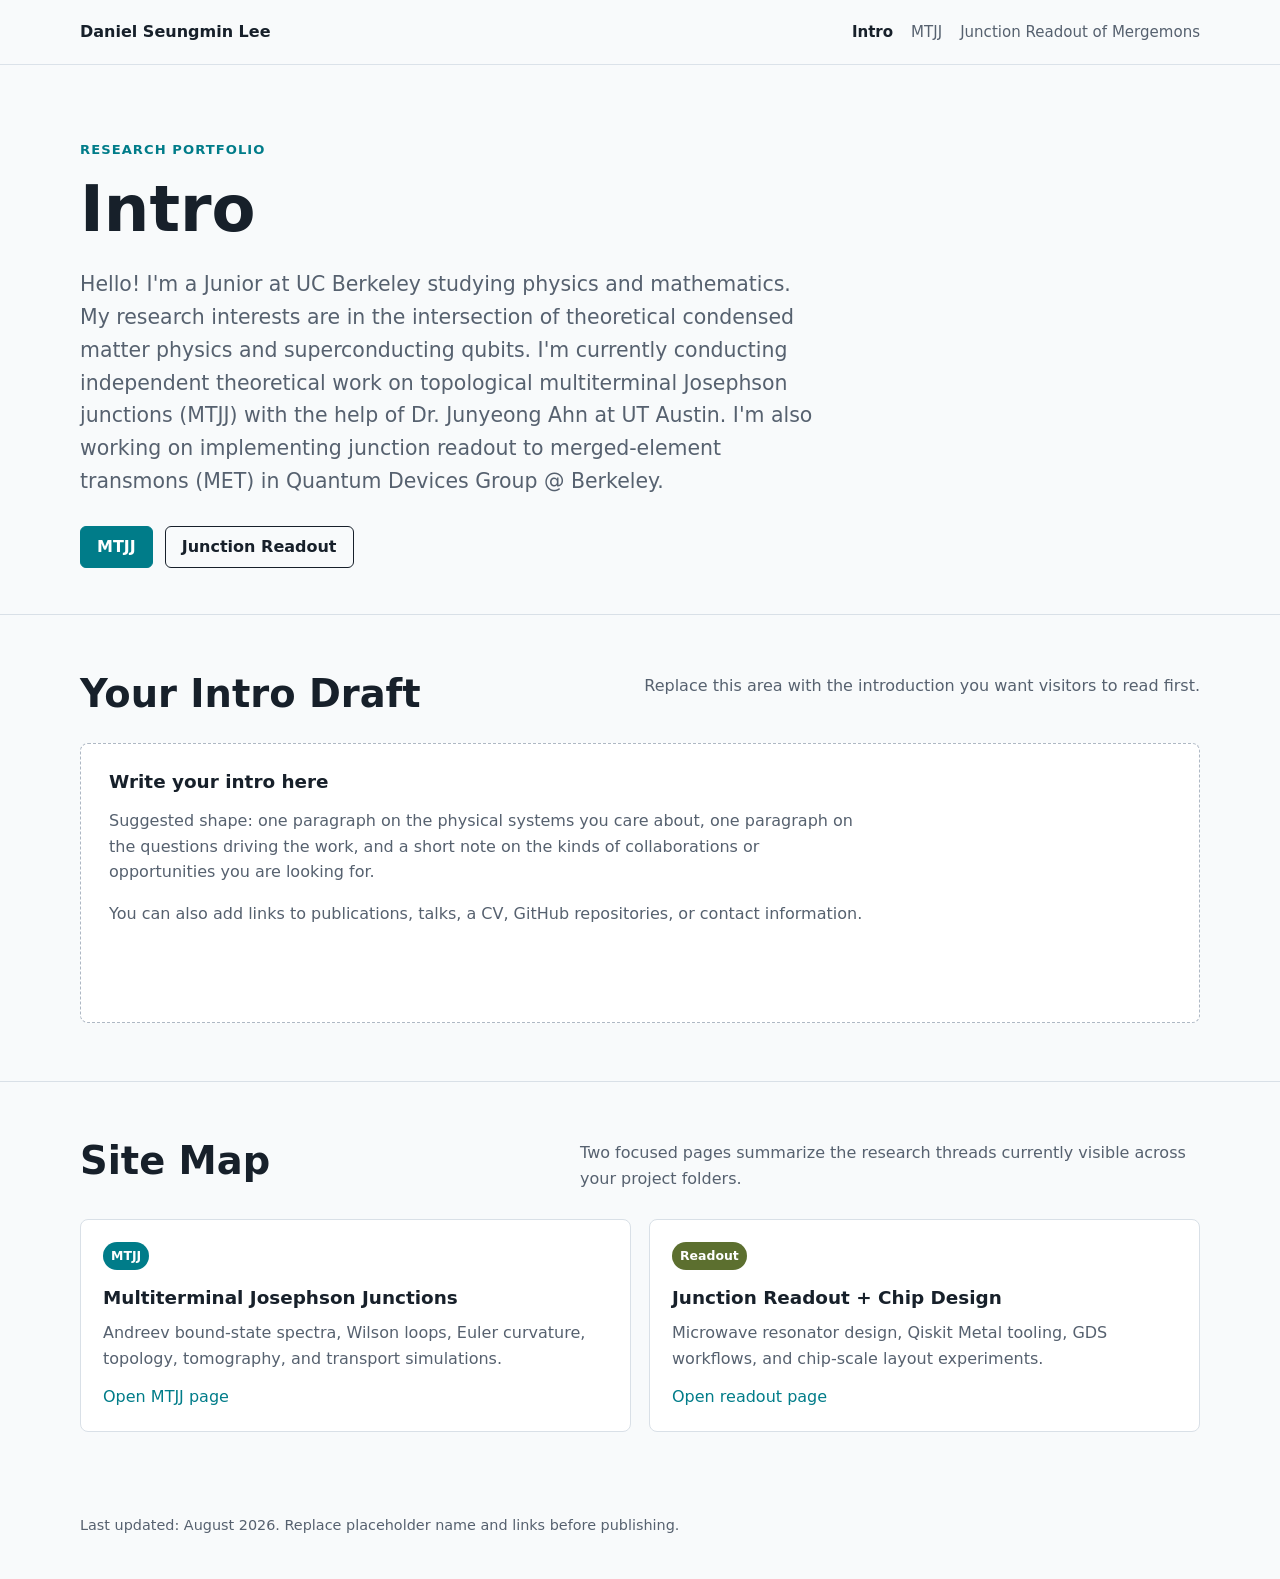
<file: index.html>
<!doctype html>
<html lang="en">
  <head>
    <meta charset="utf-8">
    <meta name="viewport" content="width=device-width, initial-scale=1">
    <title>Daniel Seungmin Lee | About Me</title>
    <meta name="description" content="Research introduction and project overview.">
    <link rel="stylesheet" href="styles.css">
  </head>
  <body>
    <header class="site-header">
      <nav class="nav" aria-label="Main navigation">
        <a class="brand" href="index.html">Daniel Seungmin Lee</a>
        <div class="nav-links">
          <a href="index.html" aria-current="page">Intro</a>
          <a href="mtjj.html">MTJJ</a>
          <a href="junction-readout-chip-design.html">Junction Readout of Mergemons</a>
        </div>
      </nav>
    </header>

    <main>
      <section class="hero" aria-labelledby="page-title">
        <p class="eyebrow">Research Portfolio</p>
        <h1 id="page-title">Intro</h1>
        <p class="lead">
          Hello! I'm a Junior at UC Berkeley studying physics and mathematics. My research interests are in
          the intersection of theoretical condensed matter physics and superconducting qubits. I'm currently
          conducting independent theoretical work on topological multiterminal Josephson junctions (MTJJ) with
          the help of Dr. Junyeong Ahn at UT Austin. I'm also working on implementing junction readout to
          merged-element transmons (MET) in Quantum Devices Group @ Berkeley. 
        </p>
        <div class="actions">
          <a class="button primary" href="mtjj.html">MTJJ</a>
          <a class="button" href="junction-readout-chip-design.html">Junction Readout</a>
        </div>
      </section>

      <section class="content-section" aria-labelledby="intro-draft-title">
        <div class="section-inner">
          <div class="section-heading">
            <h2 id="intro-draft-title">Your Intro Draft</h2>
            <p>
              Replace this area with the introduction you want visitors to read first.
            </p>
          </div>

          <div class="draft-panel">
            <h3>Write your intro here</h3>
            <p>
              Suggested shape: one paragraph on the physical systems you care about, one paragraph on the
              questions driving the work, and a short note on the kinds of collaborations or opportunities
              you are looking for.
            </p>
            <p>
              You can also add links to publications, talks, a CV, GitHub repositories, or contact information.
            </p>
          </div>
        </div>
      </section>

      <section class="content-section" aria-labelledby="site-map-title">
        <div class="section-inner">
          <div class="section-heading">
            <h2 id="site-map-title">Site Map</h2>
            <p>
              Two focused pages summarize the research threads currently visible across your project folders.
            </p>
          </div>

          <div class="grid two">
            <article class="card">
              <span class="tag">MTJJ</span>
              <h3>Multiterminal Josephson Junctions</h3>
              <p>
                Andreev bound-state spectra, Wilson loops, Euler curvature, topology, tomography, and transport
                simulations.
              </p>
              <p><a href="mtjj.html">Open MTJJ page</a></p>
            </article>

            <article class="card">
              <span class="tag green">Readout</span>
              <h3>Junction Readout + Chip Design</h3>
              <p>
                Microwave resonator design, Qiskit Metal tooling, GDS workflows, and chip-scale layout experiments.
              </p>
              <p><a href="junction-readout-chip-design.html">Open readout page</a></p>
            </article>
          </div>
        </div>
      </section>
    </main>

    <footer>
      Last updated: August 2026. Replace placeholder name and links before publishing.
    </footer>
  </body>
</html>
</file>
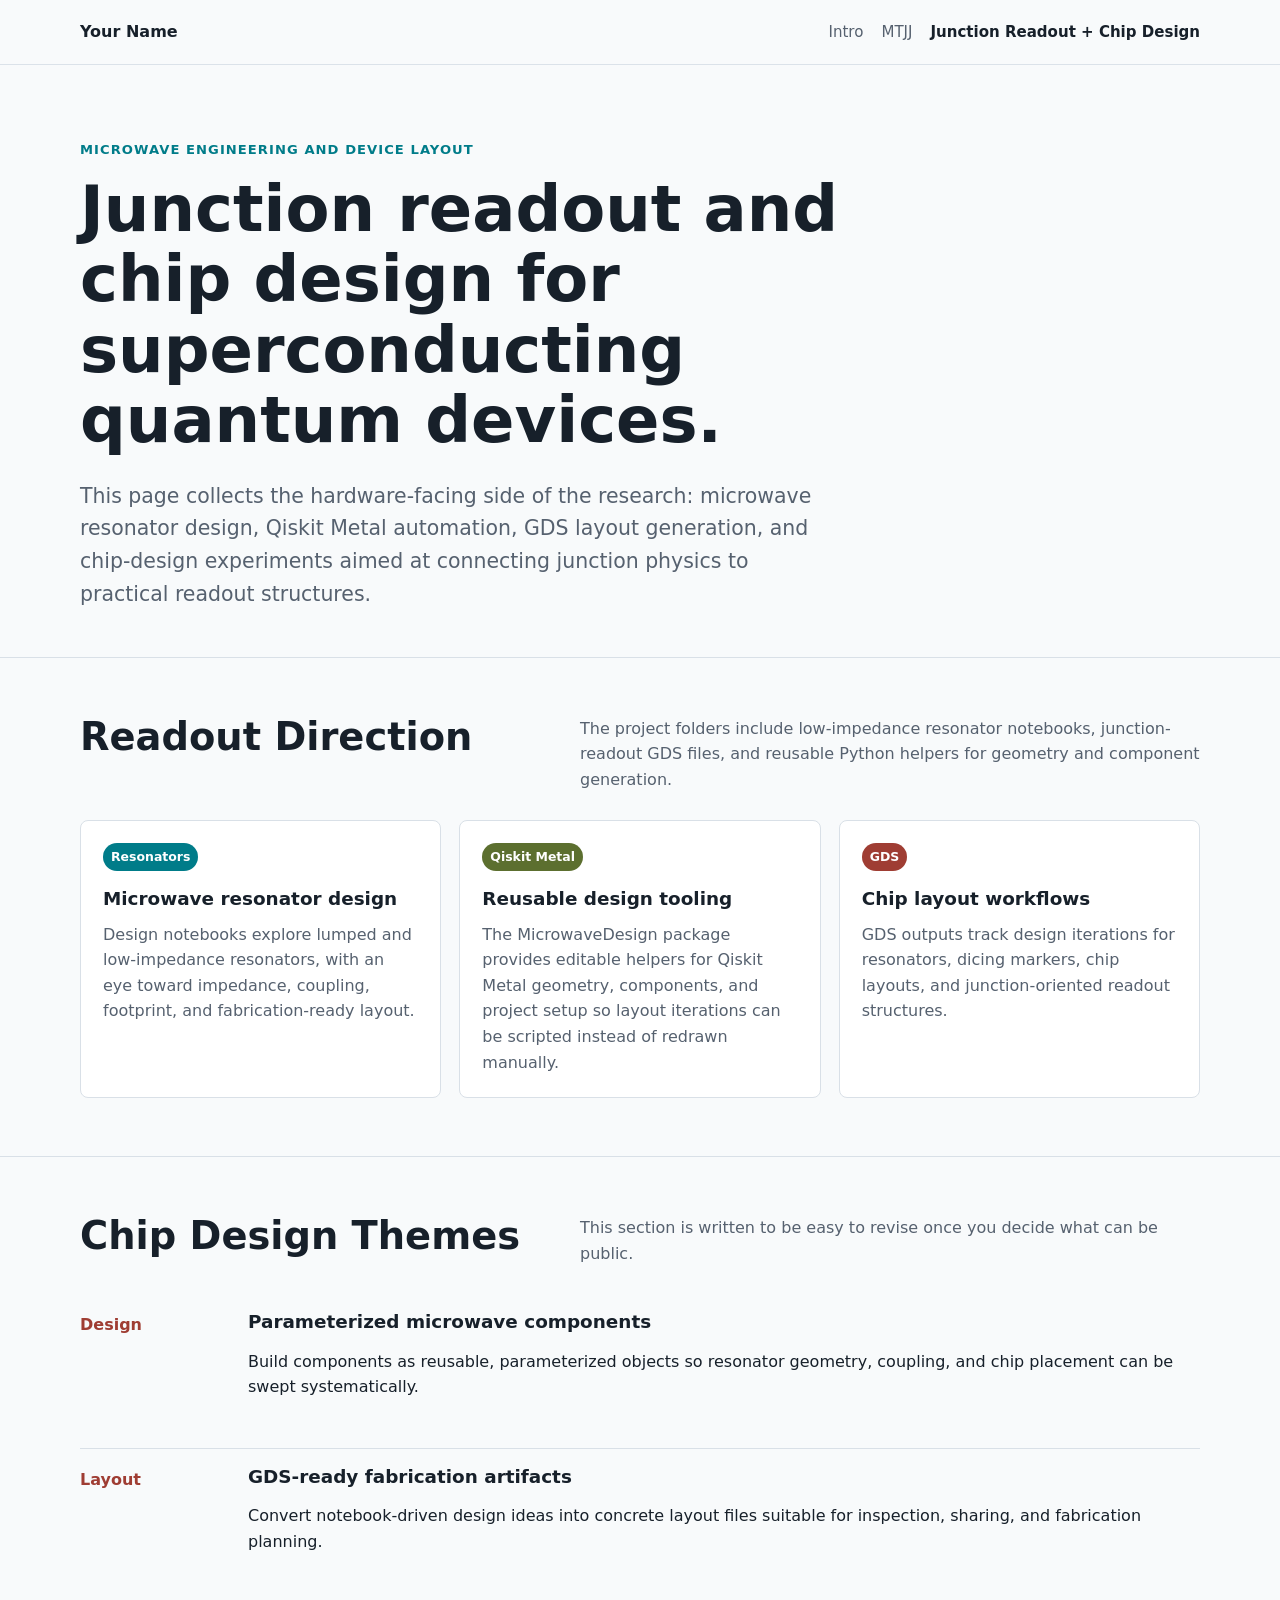
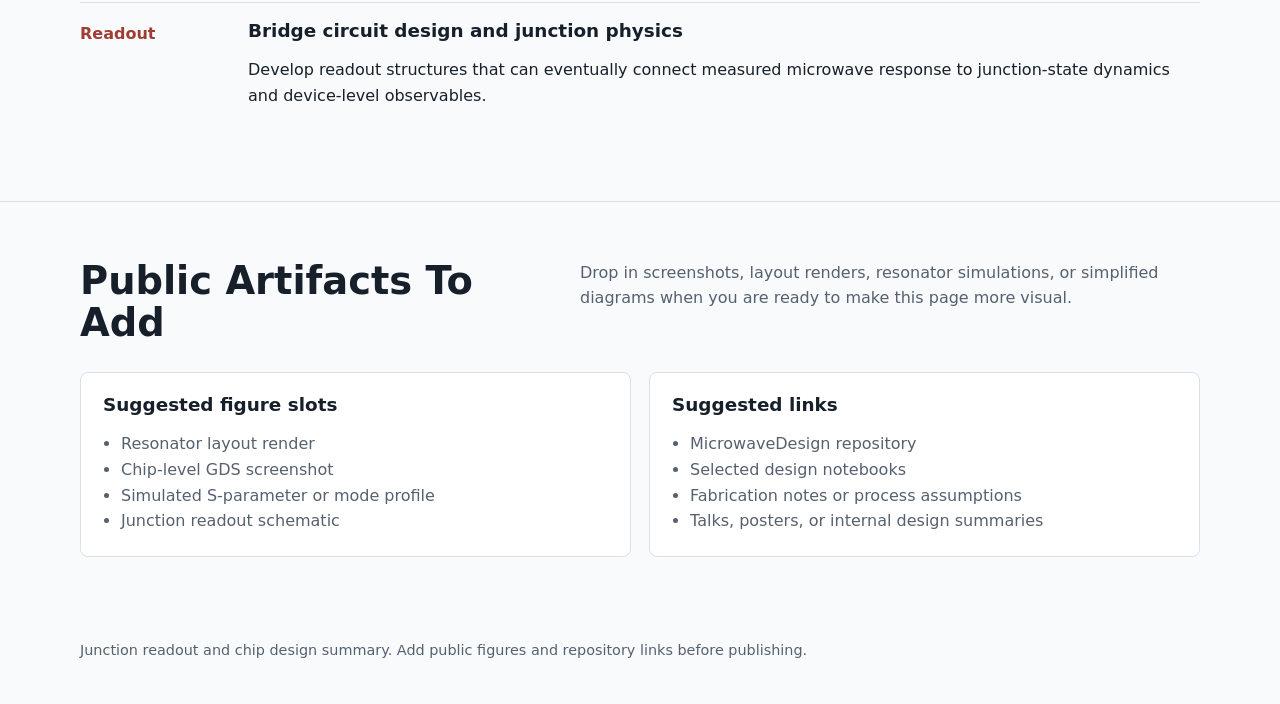
<file: junction-readout-chip-design.html>
<!doctype html>
<html lang="en">
  <head>
    <meta charset="utf-8">
    <meta name="viewport" content="width=device-width, initial-scale=1">
    <title>Your Name | Junction Readout + Chip Design</title>
    <meta
      name="description"
      content="Research page on junction readout, microwave resonator design, Qiskit Metal tooling, and chip layout workflows."
    >
    <link rel="stylesheet" href="styles.css">
  </head>
  <body>
    <header class="site-header">
      <nav class="nav" aria-label="Main navigation">
        <a class="brand" href="index.html">Your Name</a>
        <div class="nav-links">
          <a href="index.html">Intro</a>
          <a href="mtjj.html">MTJJ</a>
          <a href="junction-readout-chip-design.html" aria-current="page">Junction Readout + Chip Design</a>
        </div>
      </nav>
    </header>

    <main>
      <section class="hero" aria-labelledby="page-title">
        <p class="eyebrow">Microwave engineering and device layout</p>
        <h1 id="page-title">Junction readout and chip design for superconducting quantum devices.</h1>
        <p class="lead">
          This page collects the hardware-facing side of the research: microwave resonator design,
          Qiskit Metal automation, GDS layout generation, and chip-design experiments aimed at connecting
          junction physics to practical readout structures.
        </p>
      </section>

      <section class="content-section" aria-labelledby="readout-title">
        <div class="section-inner">
          <div class="section-heading">
            <h2 id="readout-title">Readout Direction</h2>
            <p>
              The project folders include low-impedance resonator notebooks, junction-readout GDS files,
              and reusable Python helpers for geometry and component generation.
            </p>
          </div>

          <div class="grid three">
            <article class="card">
              <span class="tag">Resonators</span>
              <h3>Microwave resonator design</h3>
              <p>
                Design notebooks explore lumped and low-impedance resonators, with an eye toward impedance,
                coupling, footprint, and fabrication-ready layout.
              </p>
            </article>
            <article class="card">
              <span class="tag green">Qiskit Metal</span>
              <h3>Reusable design tooling</h3>
              <p>
                The MicrowaveDesign package provides editable helpers for Qiskit Metal geometry, components,
                and project setup so layout iterations can be scripted instead of redrawn manually.
              </p>
            </article>
            <article class="card">
              <span class="tag red">GDS</span>
              <h3>Chip layout workflows</h3>
              <p>
                GDS outputs track design iterations for resonators, dicing markers, chip layouts, and
                junction-oriented readout structures.
              </p>
            </article>
          </div>
        </div>
      </section>

      <section class="content-section" aria-labelledby="chip-design-title">
        <div class="section-inner">
          <div class="section-heading">
            <h2 id="chip-design-title">Chip Design Themes</h2>
            <p>
              This section is written to be easy to revise once you decide what can be public.
            </p>
          </div>

          <div class="timeline">
            <article class="timeline-item">
              <div class="date">Design</div>
              <div>
                <h3>Parameterized microwave components</h3>
                <p>
                  Build components as reusable, parameterized objects so resonator geometry, coupling, and
                  chip placement can be swept systematically.
                </p>
              </div>
            </article>
            <article class="timeline-item">
              <div class="date">Layout</div>
              <div>
                <h3>GDS-ready fabrication artifacts</h3>
                <p>
                  Convert notebook-driven design ideas into concrete layout files suitable for inspection,
                  sharing, and fabrication planning.
                </p>
              </div>
            </article>
            <article class="timeline-item">
              <div class="date">Readout</div>
              <div>
                <h3>Bridge circuit design and junction physics</h3>
                <p>
                  Develop readout structures that can eventually connect measured microwave response to
                  junction-state dynamics and device-level observables.
                </p>
              </div>
            </article>
          </div>
        </div>
      </section>

      <section class="content-section" aria-labelledby="public-artifacts-title">
        <div class="section-inner">
          <div class="section-heading">
            <h2 id="public-artifacts-title">Public Artifacts To Add</h2>
            <p>
              Drop in screenshots, layout renders, resonator simulations, or simplified diagrams when you
              are ready to make this page more visual.
            </p>
          </div>

          <div class="grid two">
            <article class="note">
              <h3>Suggested figure slots</h3>
              <ul>
                <li>Resonator layout render</li>
                <li>Chip-level GDS screenshot</li>
                <li>Simulated S-parameter or mode profile</li>
                <li>Junction readout schematic</li>
              </ul>
            </article>
            <article class="note">
              <h3>Suggested links</h3>
              <ul>
                <li>MicrowaveDesign repository</li>
                <li>Selected design notebooks</li>
                <li>Fabrication notes or process assumptions</li>
                <li>Talks, posters, or internal design summaries</li>
              </ul>
            </article>
          </div>
        </div>
      </section>
    </main>

    <footer>
      Junction readout and chip design summary. Add public figures and repository links before publishing.
    </footer>
  </body>
</html>
</file>
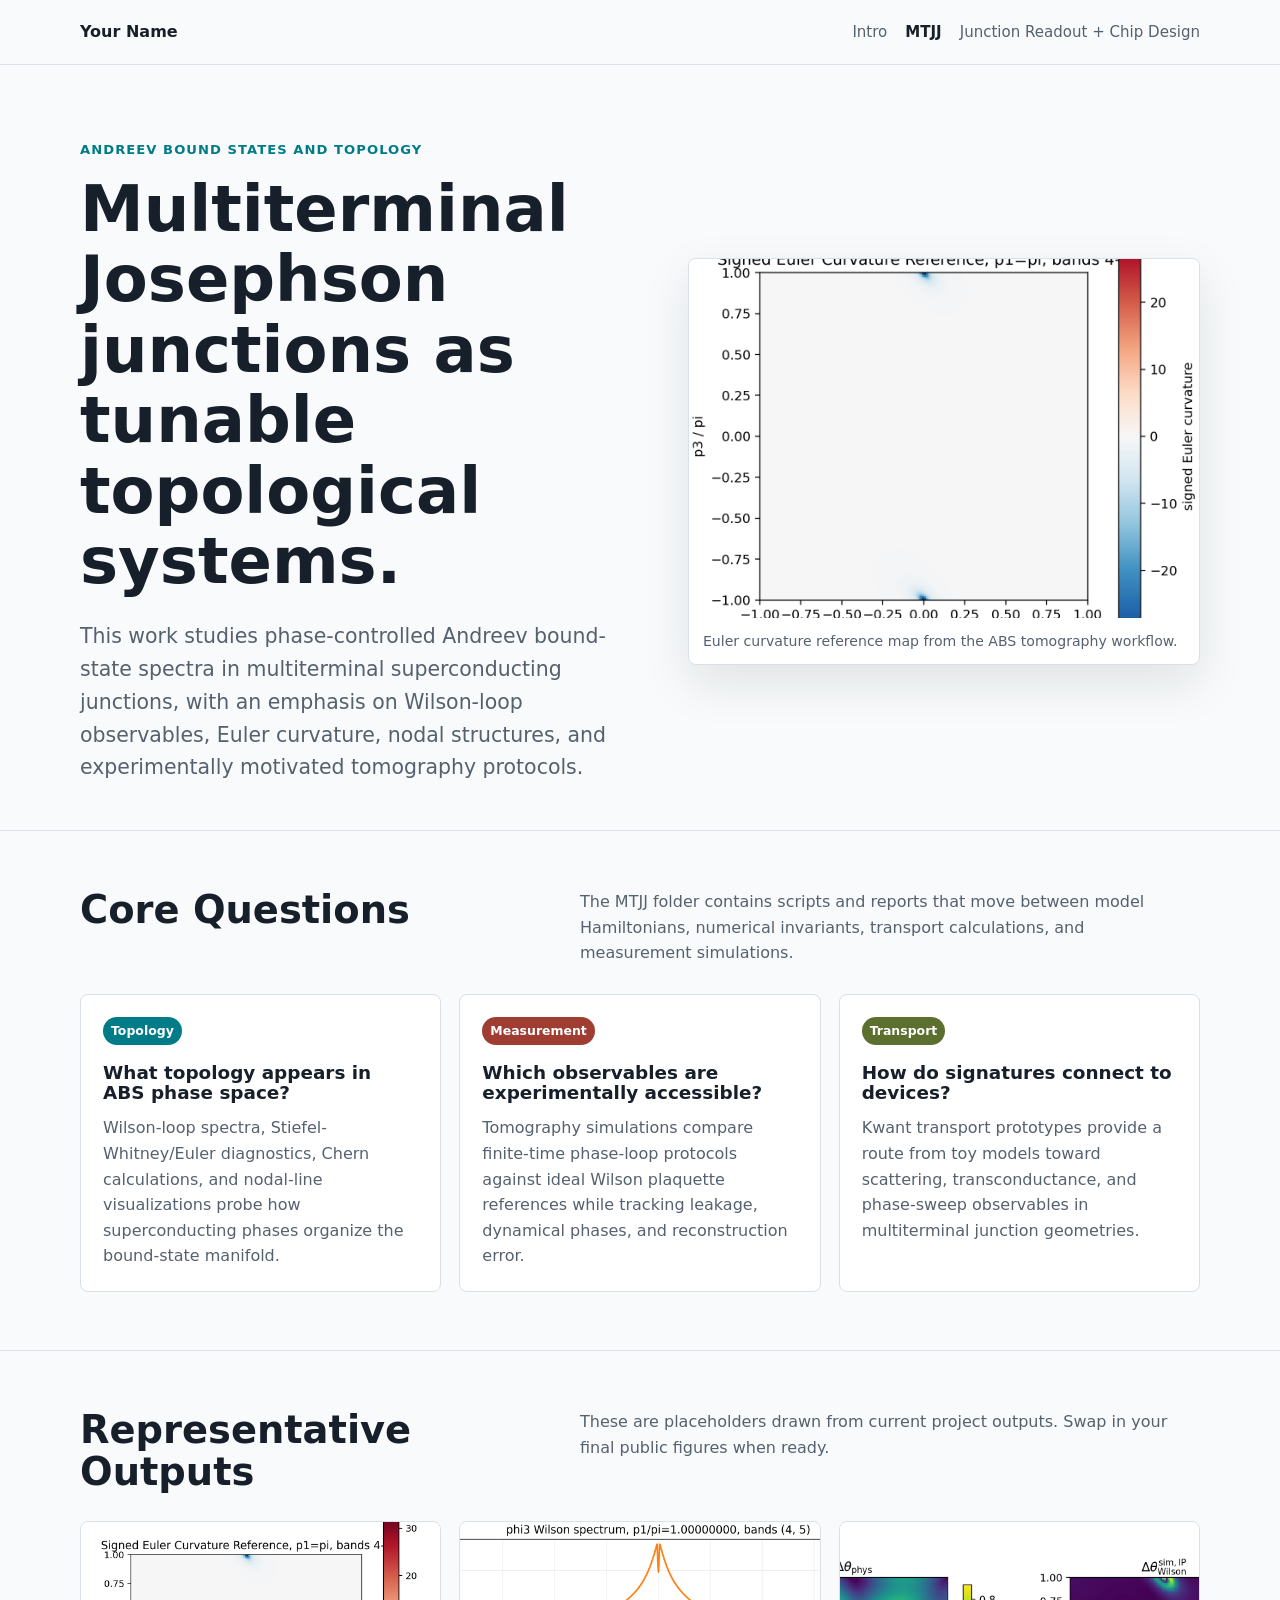
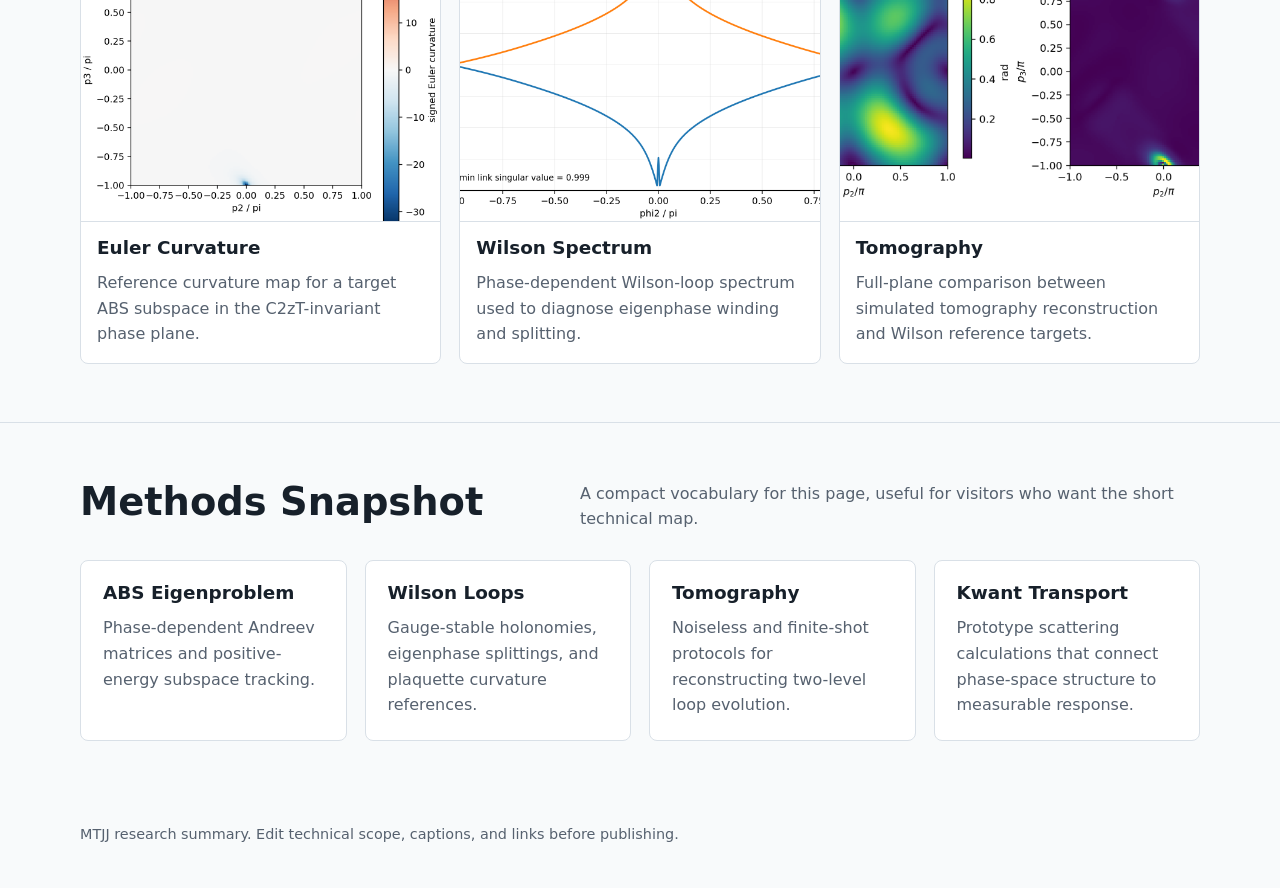
<file: mtjj.html>
<!doctype html>
<html lang="en">
  <head>
    <meta charset="utf-8">
    <meta name="viewport" content="width=device-width, initial-scale=1">
    <title>Your Name | MTJJ</title>
    <meta
      name="description"
      content="Research page on multiterminal Josephson junction topology, Andreev bound states, Wilson loops, and tomography."
    >
    <link rel="stylesheet" href="styles.css">
  </head>
  <body>
    <header class="site-header">
      <nav class="nav" aria-label="Main navigation">
        <a class="brand" href="index.html">Your Name</a>
        <div class="nav-links">
          <a href="index.html">Intro</a>
          <a href="mtjj.html" aria-current="page">MTJJ</a>
          <a href="junction-readout-chip-design.html">Junction Readout + Chip Design</a>
        </div>
      </nav>
    </header>

    <main>
      <section class="hero" aria-labelledby="page-title">
        <div class="hero-grid">
          <div>
            <p class="eyebrow">Andreev bound states and topology</p>
            <h1 id="page-title">Multiterminal Josephson junctions as tunable topological systems.</h1>
            <p class="lead">
              This work studies phase-controlled Andreev bound-state spectra in multiterminal superconducting
              junctions, with an emphasis on Wilson-loop observables, Euler curvature, nodal structures,
              and experimentally motivated tomography protocols.
            </p>
          </div>
          <figure class="feature-figure">
            <img src="assets/euler-curvature-reference.png" alt="Euler curvature reference map from Andreev bound-state simulation">
            <figcaption class="caption">
              Euler curvature reference map from the ABS tomography workflow.
            </figcaption>
          </figure>
        </div>
      </section>

      <section class="content-section" aria-labelledby="questions-title">
        <div class="section-inner">
          <div class="section-heading">
            <h2 id="questions-title">Core Questions</h2>
            <p>
              The MTJJ folder contains scripts and reports that move between model Hamiltonians,
              numerical invariants, transport calculations, and measurement simulations.
            </p>
          </div>

          <div class="grid three">
            <article class="card">
              <span class="tag">Topology</span>
              <h3>What topology appears in ABS phase space?</h3>
              <p>
                Wilson-loop spectra, Stiefel-Whitney/Euler diagnostics, Chern calculations, and nodal-line
                visualizations probe how superconducting phases organize the bound-state manifold.
              </p>
            </article>
            <article class="card">
              <span class="tag red">Measurement</span>
              <h3>Which observables are experimentally accessible?</h3>
              <p>
                Tomography simulations compare finite-time phase-loop protocols against ideal Wilson plaquette
                references while tracking leakage, dynamical phases, and reconstruction error.
              </p>
            </article>
            <article class="card">
              <span class="tag green">Transport</span>
              <h3>How do signatures connect to devices?</h3>
              <p>
                Kwant transport prototypes provide a route from toy models toward scattering, transconductance,
                and phase-sweep observables in multiterminal junction geometries.
              </p>
            </article>
          </div>
        </div>
      </section>

      <section class="content-section" aria-labelledby="outputs-title">
        <div class="section-inner">
          <div class="section-heading">
            <h2 id="outputs-title">Representative Outputs</h2>
            <p>
              These are placeholders drawn from current project outputs. Swap in your final public figures when ready.
            </p>
          </div>

          <div class="grid three">
            <article class="result">
              <img src="assets/euler-curvature-reference.png" alt="Euler curvature reference map">
              <div class="result-body">
                <h3>Euler Curvature</h3>
                <p>Reference curvature map for a target ABS subspace in the C2zT-invariant phase plane.</p>
              </div>
            </article>
            <article class="result">
              <img src="assets/wilson-spectrum.png" alt="Wilson spectrum over superconducting phase">
              <div class="result-body">
                <h3>Wilson Spectrum</h3>
                <p>Phase-dependent Wilson-loop spectrum used to diagnose eigenphase winding and splitting.</p>
              </div>
            </article>
            <article class="result">
              <img src="assets/tomography-comparison.png" alt="Tomography comparison maps">
              <div class="result-body">
                <h3>Tomography</h3>
                <p>Full-plane comparison between simulated tomography reconstruction and Wilson reference targets.</p>
              </div>
            </article>
          </div>
        </div>
      </section>

      <section class="content-section" aria-labelledby="methods-title">
        <div class="section-inner">
          <div class="section-heading">
            <h2 id="methods-title">Methods Snapshot</h2>
            <p>
              A compact vocabulary for this page, useful for visitors who want the short technical map.
            </p>
          </div>

          <div class="grid four">
            <article class="note">
              <h3>ABS Eigenproblem</h3>
              <p>Phase-dependent Andreev matrices and positive-energy subspace tracking.</p>
            </article>
            <article class="note">
              <h3>Wilson Loops</h3>
              <p>Gauge-stable holonomies, eigenphase splittings, and plaquette curvature references.</p>
            </article>
            <article class="note">
              <h3>Tomography</h3>
              <p>Noiseless and finite-shot protocols for reconstructing two-level loop evolution.</p>
            </article>
            <article class="note">
              <h3>Kwant Transport</h3>
              <p>Prototype scattering calculations that connect phase-space structure to measurable response.</p>
            </article>
          </div>
        </div>
      </section>
    </main>

    <footer>
      MTJJ research summary. Edit technical scope, captions, and links before publishing.
    </footer>
  </body>
</html>
</file>
<file: styles.css>
:root {
  --ink: #17202a;
  --muted: #56616f;
  --line: #d9e0e7;
  --paper: #f8fafb;
  --panel: #ffffff;
  --accent: #007c89;
  --accent-2: #9f3d33;
  --accent-3: #5c6f2f;
  --shadow: 0 18px 48px rgba(23, 32, 42, 0.1);
}

* {
  box-sizing: border-box;
}

body {
  margin: 0;
  color: var(--ink);
  font-family: Inter, ui-sans-serif, system-ui, -apple-system, BlinkMacSystemFont, "Segoe UI", sans-serif;
  line-height: 1.6;
  background: var(--paper);
}

a {
  color: var(--accent);
  text-decoration: none;
}

a:hover {
  text-decoration: underline;
}

.site-header {
  position: sticky;
  top: 0;
  z-index: 10;
  border-bottom: 1px solid rgba(217, 224, 231, 0.9);
  background: rgba(248, 250, 251, 0.92);
  backdrop-filter: blur(16px);
}

.nav {
  display: flex;
  align-items: center;
  justify-content: space-between;
  width: min(1120px, calc(100% - 32px));
  min-height: 64px;
  margin: 0 auto;
}

.brand {
  color: var(--ink);
  font-weight: 750;
}

.nav-links {
  display: flex;
  gap: 18px;
  font-size: 0.94rem;
}

.nav-links a {
  color: var(--muted);
}

.nav-links a[aria-current="page"] {
  color: var(--ink);
  font-weight: 750;
}

.hero {
  width: min(1120px, calc(100% - 32px));
  margin: 0 auto;
  padding: 74px 0 46px;
}

.hero-grid {
  display: grid;
  grid-template-columns: minmax(0, 1.05fr) minmax(320px, 0.95fr);
  gap: 42px;
  align-items: center;
}

.eyebrow {
  margin: 0 0 14px;
  color: var(--accent);
  font-size: 0.82rem;
  font-weight: 750;
  letter-spacing: 0.08em;
  text-transform: uppercase;
}

h1,
h2,
h3 {
  margin: 0;
  line-height: 1.1;
}

h1 {
  max-width: 820px;
  font-size: clamp(2.4rem, 5vw, 5rem);
}

h2 {
  font-size: clamp(1.8rem, 3vw, 2.5rem);
}

h3 {
  font-size: 1.15rem;
}

.lead {
  max-width: 740px;
  margin: 24px 0 0;
  color: var(--muted);
  font-size: clamp(1.04rem, 2vw, 1.28rem);
}

.actions {
  display: flex;
  flex-wrap: wrap;
  gap: 12px;
  margin-top: 28px;
}

.button {
  display: inline-flex;
  align-items: center;
  justify-content: center;
  min-height: 42px;
  padding: 0 16px;
  border: 1px solid var(--ink);
  border-radius: 6px;
  color: var(--ink);
  font-weight: 700;
}

.button.primary {
  border-color: var(--accent);
  color: #fff;
  background: var(--accent);
}

.feature-figure {
  overflow: hidden;
  margin: 0;
  border: 1px solid var(--line);
  border-radius: 8px;
  background: var(--panel);
  box-shadow: var(--shadow);
}

.feature-figure img {
  display: block;
  width: 100%;
  aspect-ratio: 1.42;
  object-fit: cover;
}

.caption {
  padding: 12px 14px;
  color: var(--muted);
  font-size: 0.88rem;
}

section.content-section {
  border-top: 1px solid var(--line);
}

.section-inner {
  width: min(1120px, calc(100% - 32px));
  margin: 0 auto;
  padding: 58px 0;
}

.section-heading {
  display: flex;
  justify-content: space-between;
  gap: 24px;
  margin-bottom: 28px;
}

.section-heading p {
  max-width: 620px;
  margin: 0;
  color: var(--muted);
}

.grid {
  display: grid;
  gap: 18px;
}

.grid.two {
  grid-template-columns: repeat(2, minmax(0, 1fr));
}

.grid.three {
  grid-template-columns: repeat(3, minmax(0, 1fr));
}

.grid.four {
  grid-template-columns: repeat(4, minmax(0, 1fr));
}

.card,
.note,
.result {
  border: 1px solid var(--line);
  border-radius: 8px;
  background: var(--panel);
}

.card,
.note {
  padding: 22px;
}

.card p,
.note p,
.result p {
  margin: 12px 0 0;
  color: var(--muted);
}

.card ul,
.note ul {
  margin: 16px 0 0;
  padding-left: 18px;
  color: var(--muted);
}

.tag {
  display: inline-block;
  margin-bottom: 18px;
  padding: 4px 8px;
  border-radius: 999px;
  color: #fff;
  font-size: 0.78rem;
  font-weight: 750;
  background: var(--accent);
}

.tag.red {
  background: var(--accent-2);
}

.tag.green {
  background: var(--accent-3);
}

.result img {
  display: block;
  width: 100%;
  aspect-ratio: 1.2;
  object-fit: cover;
  border-bottom: 1px solid var(--line);
  border-radius: 8px 8px 0 0;
}

.result-body {
  padding: 16px;
}

.draft-panel {
  min-height: 280px;
  padding: 28px;
  border: 1px dashed #aeb8c4;
  border-radius: 8px;
  background: #fff;
}

.draft-panel p {
  max-width: 760px;
  color: var(--muted);
}

.timeline {
  display: grid;
  gap: 14px;
}

.timeline-item {
  display: grid;
  grid-template-columns: 150px minmax(0, 1fr);
  gap: 18px;
  padding: 18px 0;
  border-top: 1px solid var(--line);
}

.timeline-item:first-child {
  border-top: 0;
}

.date {
  color: var(--accent-2);
  font-weight: 750;
}

footer {
  width: min(1120px, calc(100% - 32px));
  margin: 0 auto;
  padding: 24px 0 42px;
  color: var(--muted);
  font-size: 0.9rem;
}

@media (max-width: 860px) {
  .nav {
    align-items: flex-start;
    flex-direction: column;
    padding: 14px 0;
  }

  .nav-links {
    flex-wrap: wrap;
    gap: 10px 14px;
  }

  .hero-grid,
  .grid.two,
  .grid.three,
  .grid.four {
    grid-template-columns: 1fr;
  }

  .section-heading {
    display: block;
  }

  .timeline-item {
    grid-template-columns: 1fr;
    gap: 4px;
  }
}
</file>
